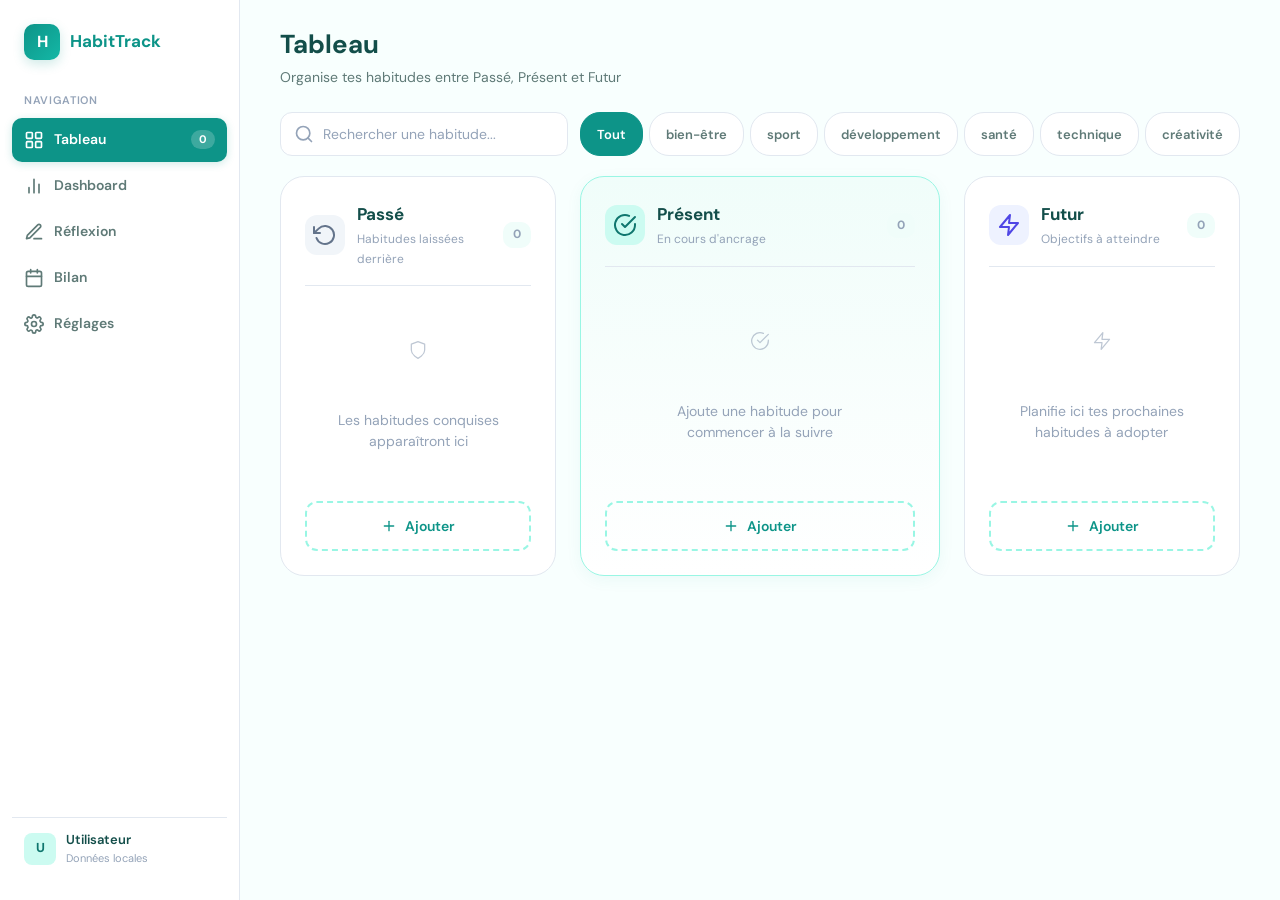
<file: index.html>
<!DOCTYPE html>
<html lang="fr">
<head>
  <meta charset="UTF-8">
  <meta name="viewport" content="width=device-width, initial-scale=1.0">
  <title>HabitTrack</title>
  <link rel="manifest" href="manifest.json">
  <meta name="theme-color" content="#0D9488">
  <link rel="preconnect" href="https://fonts.googleapis.com">
  <link rel="preconnect" href="https://fonts.gstatic.com" crossorigin>
  <link href="https://fonts.googleapis.com/css2?family=DM+Sans:wght@400;500;600;700&display=swap" rel="stylesheet">
  <script>
    // Apply theme before first paint to prevent flash
    (function() {
      try {
        var raw = localStorage.getItem('habittrack_data');
        if (raw) {
          var d = JSON.parse(raw);
          var t = d.settings && d.settings.theme;
          if (t && t !== 'teal') document.documentElement.setAttribute('data-theme', t);
        } else if (window.matchMedia('(prefers-color-scheme: dark)').matches) {
          document.documentElement.setAttribute('data-theme', 'dark');
        }
      } catch(e) {}
    })();
  </script>
  <link rel="stylesheet" href="css/styles.css">
</head>
<body>
  <a href="#app" class="skip-link">Aller au contenu</a>
  <aside class="sidebar" id="sidebar"></aside>
  <nav class="bottom-nav" id="bottom-nav" aria-label="Navigation mobile"></nav>
  <div class="main-wrap">
    <main id="app" tabindex="-1"></main>
  </div>
  <div class="toast-container" id="toast-container"></div>
  <script type="module" src="js/app.js"></script>
  <script>
    if ('serviceWorker' in navigator) {
      navigator.serviceWorker.register('./sw.js');
    }
  </script>
</body>
</html>
</file>
<file: css/styles.css>
/* =============================================
   HabitTrack — V2 "Sidebar" Design System
   DM Sans · Teal primary · Sidebar layout
   ============================================= */

:root {
  --primary: #0D9488;
  --primary-light: #14B8A6;
  --primary-dark: #0F766E;
  --primary-50: #F0FDFA;
  --primary-100: #CCFBF1;
  --primary-200: #99F6E4;
  --accent: #EA580C;
  --accent-light: #FFF7ED;
  --accent-100: #FFEDD5;
  --past: #94A3B8;
  --past-light: #F1F5F9;
  --past-dark: #64748B;
  --present: #0D9488;
  --present-light: #CCFBF1;
  --present-dark: #0F766E;
  --future: #6366F1;
  --future-light: #EEF2FF;
  --future-dark: #4F46E5;
  --bg: #F8FFFE;
  --bg-sidebar: #FFFFFF;
  --surface: #FFFFFF;
  --surface-alt: #F0FDFA;
  --text: #134E4A;
  --text-secondary: #5F7A77;
  --text-muted: #94A3B8;
  --border: #E2E8F0;
  --border-teal: #99F6E4;
  --danger: #DC2626;
  --danger-light: #FEF2F2;
  --success: #059669;
  --warning: #D97706;
  --radius: 12px;
  --radius-lg: 16px;
  --radius-xl: 24px;
  --shadow-sm: 0 1px 3px rgba(13,148,136,0.04);
  --shadow: 0 4px 16px rgba(13,148,136,0.06);
  --shadow-lg: 0 12px 40px rgba(13,148,136,0.10);
  --font: 'DM Sans', system-ui, -apple-system, 'Segoe UI', sans-serif;
  --sidebar-w: 240px;
  --transition: 200ms ease;
}

/* ============= THEME: LIGHT ============= */
[data-theme="light"] {
  --primary: #6366F1;
  --primary-light: #818CF8;
  --primary-dark: #4F46E5;
  --primary-50: #EEF2FF;
  --primary-100: #E0E7FF;
  --primary-200: #C7D2FE;
  --accent: #EA580C;
  --accent-light: #FFF7ED;
  --accent-100: #FFEDD5;
  --present: #6366F1;
  --present-light: #E0E7FF;
  --present-dark: #4F46E5;
  --bg: #FAFAFA;
  --bg-sidebar: #FFFFFF;
  --surface: #FFFFFF;
  --surface-alt: #F5F5F5;
  --text: #1E293B;
  --text-secondary: #64748B;
  --text-muted: #94A3B8;
  --border: #E2E8F0;
  --border-teal: #C7D2FE;
  --shadow-sm: 0 1px 3px rgba(0,0,0,0.04);
  --shadow: 0 4px 16px rgba(0,0,0,0.06);
  --shadow-lg: 0 12px 40px rgba(0,0,0,0.08);
}

/* ============= THEME: DARK ============= */
[data-theme="dark"] {
  --primary: #14B8A6;
  --primary-light: #2DD4BF;
  --primary-dark: #0D9488;
  --primary-50: rgba(20,184,166,0.08);
  --primary-100: rgba(20,184,166,0.15);
  --primary-200: rgba(20,184,166,0.25);
  --accent: #FB923C;
  --accent-light: rgba(251,146,60,0.1);
  --accent-100: rgba(251,146,60,0.15);
  --past: #94A3B8;
  --past-light: rgba(148,163,184,0.1);
  --past-dark: #CBD5E1;
  --present: #14B8A6;
  --present-light: rgba(20,184,166,0.15);
  --present-dark: #2DD4BF;
  --future: #818CF8;
  --future-light: rgba(129,140,248,0.1);
  --future-dark: #A5B4FC;
  --bg: #0C0A13;
  --bg-sidebar: #141220;
  --surface: #1A1825;
  --surface-alt: #211F2E;
  --text: #E2E8F0;
  --text-secondary: #94A3B8;
  --text-muted: #64748B;
  --border: #2D2B3A;
  --border-teal: rgba(20,184,166,0.25);
  --danger: #EF4444;
  --danger-light: rgba(239,68,68,0.1);
  --success: #34D399;
  --warning: #FBBF24;
  --shadow-sm: 0 1px 3px rgba(0,0,0,0.3);
  --shadow: 0 4px 16px rgba(0,0,0,0.4);
  --shadow-lg: 0 12px 40px rgba(0,0,0,0.5);
}
[data-theme="dark"] .modal-overlay { background: rgba(0,0,0,0.5); }
[data-theme="dark"] .logo-mark { box-shadow: 0 4px 12px rgba(0,0,0,0.3); }
[data-theme="dark"] .modal .field textarea:focus,
[data-theme="dark"] .modal .field input:focus,
[data-theme="dark"] .modal .field select:focus { box-shadow: 0 0 0 3px rgba(20,184,166,0.18); }
[data-theme="dark"] .form-card .field textarea:focus { box-shadow: 0 0 0 3px rgba(20,184,166,0.18), 0 1px 3px rgba(0,0,0,0.2); }

*, *::before, *::after { box-sizing: border-box; margin: 0; padding: 0; }
html { font-size: 16px; -webkit-text-size-adjust: 100%; overflow-x: hidden; }

/* ============= SKIP LINK ============= */
.skip-link { position: absolute; top: -100px; left: 16px; background: var(--primary); color: #FFF; padding: 10px 20px; border-radius: var(--radius); font-weight: 600; font-size: 14px; z-index: 1000; text-decoration: none; transition: top 150ms ease; }
.skip-link:focus { top: 16px; }

body {
  font-family: var(--font);
  font-size: 1rem;
  line-height: 1.6;
  color: var(--text);
  background: var(--bg);
  min-height: 100vh;
  min-height: 100dvh;
  display: flex;
  -webkit-font-smoothing: antialiased;
  overflow-x: hidden;
}

h1, h2, h3, h4 { font-weight: 700; line-height: 1.3; }
h1 { font-size: 1.625rem; }
h2 { font-size: 1rem; }
h3 { font-size: 0.9375rem; }

/* === Icon wrapper === */
.i { display: inline-flex; align-items: center; justify-content: center; width: 20px; height: 20px; flex-shrink: 0; }
.i svg { width: 100%; height: 100%; }
.i-sm { width: 16px; height: 16px; }
.i-lg { width: 24px; height: 24px; }

/* ============= SIDEBAR ============= */
.sidebar { width: var(--sidebar-w); background: var(--bg-sidebar); border-right: 1px solid var(--border); position: fixed; top: 0; left: 0; bottom: 0; z-index: 100; display: flex; flex-direction: column; padding: 20px 12px; overflow-y: auto; }
.sidebar-logo { display: flex; align-items: center; gap: 10px; padding: 4px 12px; margin-bottom: 28px; font-weight: 700; font-size: 17px; color: var(--primary); }
.logo-mark { width: 36px; height: 36px; background: linear-gradient(135deg, var(--primary), var(--primary-light)); border-radius: 10px; display: flex; align-items: center; justify-content: center; color: #FFF; font-weight: 700; font-size: 16px; box-shadow: 0 4px 12px rgba(13,148,136,0.2); }
.sidebar-label { font-size: 11px; font-weight: 600; color: var(--text-muted); text-transform: uppercase; letter-spacing: 0.06em; padding: 0 12px; margin-bottom: 8px; }
.sidebar-nav { list-style: none; display: flex; flex-direction: column; gap: 2px; margin-bottom: 24px; }
.sidebar-link { display: flex; align-items: center; gap: 10px; padding: 10px 12px; border-radius: 10px; font-weight: 600; font-size: 14px; color: var(--text-secondary); cursor: pointer; transition: all var(--transition); border: none; background: none; font-family: var(--font); width: 100%; text-align: left; min-height: 44px; text-decoration: none; }
.sidebar-link:hover { background: var(--primary-50); color: var(--text); }
.sidebar-link.active { background: var(--primary); color: #FFF; box-shadow: 0 2px 8px rgba(13,148,136,0.2); }
.sidebar-link .badge { margin-left: auto; font-size: 11px; font-weight: 700; background: var(--primary-100); color: var(--primary-dark); padding: 1px 8px; border-radius: 10px; }
.sidebar-link.active .badge { background: rgba(255,255,255,0.2); color: #FFF; }
.sidebar-spacer { flex: 1; }
.sidebar-footer { padding: 12px; border-top: 1px solid var(--border); display: flex; align-items: center; gap: 10px; font-size: 13px; color: var(--text-muted); }
.sidebar-avatar { width: 32px; height: 32px; border-radius: 8px; background: var(--primary-100); color: var(--primary-dark); display: flex; align-items: center; justify-content: center; font-weight: 700; font-size: 13px; }
.sidebar-user-name { font-weight: 600; font-size: 13px; color: var(--text); }
.sidebar-user-detail { font-size: 11px; }

/* ============= MAIN ============= */
.main-wrap { flex: 1; margin-left: var(--sidebar-w); min-height: 100vh; min-height: 100dvh; max-width: 100%; overflow-x: hidden; }
#app { padding: 28px 40px 48px; max-width: 1400px; margin-inline: auto; animation: fade-in 200ms ease; }
.page-header { margin-bottom: 24px; }
.page-header h1 { font-size: 26px; }
.page-header p { color: var(--text-secondary); font-size: 14px; margin-top: 4px; }

/* ============= BOARD SEARCH & FILTERS ============= */
.board-toolbar { display: flex; flex-wrap: wrap; align-items: center; gap: 12px; margin-bottom: 20px; }
.search-wrap { position: relative; flex: 1; min-width: 220px; }
.search-wrap .i { position: absolute; left: 14px; top: 50%; transform: translateY(-50%); color: var(--text-muted); pointer-events: none; }
.search-input { width: 100%; padding: 10px 14px 10px 42px; border: 1.5px solid var(--border); border-radius: var(--radius); font-family: var(--font); font-size: 14px; color: var(--text); background: var(--surface); transition: border-color 150ms ease; min-height: 44px; }
.search-input:focus { outline: none; border-color: var(--primary); box-shadow: 0 0 0 3px rgba(13,148,136,0.1); }
.search-input::placeholder { color: var(--text-muted); }
.filter-chips { display: flex; flex-wrap: wrap; gap: 6px; }
.filter-chip { padding: 7px 16px; border-radius: 20px; border: 1.5px solid var(--border); background: var(--surface); color: var(--text-secondary); font-family: var(--font); font-size: 13px; font-weight: 600; cursor: pointer; transition: all 150ms ease; min-height: 44px; display: inline-flex; align-items: center; }
.filter-chip:hover { border-color: var(--primary-light); color: var(--primary); background: var(--primary-50); }
.filter-chip.active { background: var(--primary); color: #FFF; border-color: var(--primary); }
.filter-select { display: none; }

/* ============= BOARD ============= */
.board { display: grid; grid-template-columns: 1fr 1.3fr 1fr; gap: 24px; }
.zone { background: var(--surface); border-radius: var(--radius-xl); padding: 24px; border: 1px solid var(--border); min-height: 400px; display: flex; flex-direction: column; transition: box-shadow var(--transition); min-width: 0; }
.zone:hover { box-shadow: var(--shadow); }
.zone--present { border-color: var(--border-teal); box-shadow: var(--shadow); background: linear-gradient(180deg, var(--primary-50) 0%, var(--surface) 100%); }
.zone-head { display: flex; align-items: center; gap: 12px; margin-bottom: 20px; padding-bottom: 16px; border-bottom: 1px solid var(--border); }
.zone-icon { width: 40px; height: 40px; border-radius: 12px; display: flex; align-items: center; justify-content: center; }
.zone--past .zone-icon { background: var(--past-light); color: var(--past-dark); }
.zone--present .zone-icon { background: var(--primary-100); color: var(--primary-dark); }
.zone--future .zone-icon { background: var(--future-light); color: var(--future-dark); }
.zone-info { flex: 1; }
.zone-title { font-size: 17px; font-weight: 700; }
.zone-sub { font-size: 12px; color: var(--text-muted); margin-top: 2px; }
.zone-count { font-size: 12px; font-weight: 700; color: var(--text-muted); background: var(--surface-alt); padding: 3px 10px; border-radius: 10px; }
.board-cards { display: flex; flex-direction: column; gap: 12px; flex: 1; }

/* ============= HABIT CARD ============= */
.habit-card { background: var(--surface); border-radius: var(--radius); padding: 16px; border: 1px solid var(--border); transition: all var(--transition); animation: fade-in 200ms ease; position: relative; }
.habit-card:hover { border-color: var(--border-teal); box-shadow: 0 4px 16px rgba(13,148,136,0.08); }
.habit-card--present:has(.check-ring.done) { background: var(--primary-50); border-color: var(--border-teal); }
.habit-card--present:has(.check-ring.done) .card-title { color: var(--primary-dark); }
.card-top { display: flex; align-items: center; gap: 10px; margin-bottom: 12px; }
.card-dot { width: 8px; height: 8px; border-radius: 50%; flex-shrink: 0; }
.habit-card--past .card-dot { background: var(--past); }
.habit-card--present .card-dot { background: var(--primary); }
.habit-card--future .card-dot { background: var(--future); }
.card-title { font-weight: 600; font-size: 15px; flex: 1; min-width: 0; overflow: hidden; text-overflow: ellipsis; white-space: nowrap; }
.card-cat { font-size: 11px; color: var(--primary-dark); background: var(--primary-100); padding: 3px 10px; border-radius: 8px; font-weight: 600; }
.card-note-btn { background: none; border: none; color: var(--text-muted); opacity: 0.7; cursor: pointer; padding: 4px; border-radius: 6px; display: flex; align-items: center; justify-content: center; transition: all 150ms ease; flex-shrink: 0; }
.card-note-btn:hover { opacity: 1; color: var(--primary); background: var(--primary-50); }
.card-note-btn:focus-visible { outline: 2px solid var(--primary); outline-offset: 2px; }
.card-body { margin-bottom: 12px; }
.streak-row { display: flex; align-items: center; gap: 10px; }
.streak-label { font-weight: 700; font-size: 14px; color: var(--accent); display: flex; align-items: center; gap: 4px; white-space: nowrap; }
.streak-track { flex: 1; height: 8px; background: var(--primary-100); border-radius: 4px; overflow: hidden; }
.streak-fill { height: 100%; background: linear-gradient(90deg, var(--primary-200), var(--primary)); border-radius: 4px; transition: width 300ms ease; }
.streak-sep { color: var(--border); font-weight: 400; }
.streak-target { font-size: 11px; color: var(--text-muted); font-weight: 600; }
.meta-text { font-size: 13px; font-weight: 600; }
.meta-text--past { color: var(--past-dark); }
.meta-text--future { color: var(--future-dark); }
.check-ring { width: 48px; height: 48px; border-radius: 50%; border: 2.5px solid var(--border); background: var(--surface); color: var(--text-muted); display: flex; align-items: center; justify-content: center; cursor: pointer; transition: all 150ms ease; flex-shrink: 0; padding: 0; font-family: var(--font); }
.check-ring:hover { border-color: var(--primary); color: var(--primary); transform: scale(1.05); }
.check-ring.done { background: linear-gradient(135deg, var(--primary), var(--primary-light)); border-color: var(--primary); color: #FFF; box-shadow: 0 4px 12px rgba(13,148,136,0.2); }
.check-ring:focus-visible { outline: 2px solid var(--primary); outline-offset: 2px; }
.card-actions { display: flex; align-items: center; gap: 6px; padding-top: 12px; border-top: 1px solid var(--border); }
.card-btn { padding: 0; width: 44px; height: 44px; border: 1px solid var(--border); border-radius: 8px; background: var(--surface); color: var(--text-muted); font-size: 14px; cursor: pointer; transition: all 150ms ease; display: flex; align-items: center; justify-content: center; font-family: var(--font); }
.card-btn:hover { border-color: var(--primary); color: var(--primary); background: var(--primary-50); }
.card-btn--del { margin-left: auto; }
.card-btn--del:hover { border-color: var(--danger); color: var(--danger); background: var(--danger-light); }
.card-btn:focus-visible { outline: 2px solid var(--primary); outline-offset: 2px; }

/* ============= CARD MENU (mobile) ============= */
.card-menu-btn { display: none; }
.card-menu { display: none; }

/* ============= NOTES POPUP (desktop) ============= */
.card-notes-popup { display: none; position: absolute; top: calc(100% + 6px); right: 12px; width: 280px; max-width: calc(100vw - 40px); background: var(--surface); border: 1px solid var(--border-teal); border-radius: var(--radius); box-shadow: var(--shadow-lg); z-index: 60; padding: 14px 16px; animation: note-pop-in 180ms ease; }
.card-notes-popup.open { display: block; }
.card-notes-popup-content { font-size: 13px; line-height: 1.65; color: var(--text-secondary); white-space: pre-wrap; word-break: break-word; }
@keyframes note-pop-in { from { opacity: 0; transform: translateY(-4px); } to { opacity: 1; transform: translateY(0); } }

/* ============= NOTES MODAL (mobile) ============= */
.notes-modal-overlay { position: fixed; inset: 0; background: rgba(15,23,42,0.45); backdrop-filter: blur(6px); -webkit-backdrop-filter: blur(6px); display: flex; align-items: flex-end; justify-content: center; z-index: 500; animation: fade-in 150ms ease; }
.notes-modal { background: var(--surface); border-radius: var(--radius-xl) var(--radius-xl) 0 0; width: 100%; max-width: 500px; padding: 20px 20px calc(20px + env(safe-area-inset-bottom, 0px)); animation: modal-in 250ms ease; max-height: 60vh; display: flex; flex-direction: column; }
.notes-modal-head { display: flex; align-items: center; justify-content: space-between; margin-bottom: 14px; padding-bottom: 12px; border-bottom: 1px solid var(--border); }
.notes-modal-title { font-size: 15px; font-weight: 700; color: var(--text); display: flex; align-items: center; gap: 8px; }
.notes-modal-title .i { color: var(--primary); }
.notes-modal-close { width: 44px; height: 44px; border: none; background: var(--surface-alt); color: var(--text-secondary); border-radius: 10px; cursor: pointer; display: flex; align-items: center; justify-content: center; transition: all 150ms ease; }
.notes-modal-close:hover { background: var(--primary-50); color: var(--primary); }
.notes-modal-close:focus-visible { outline: 2px solid var(--primary); outline-offset: 2px; }
.notes-modal-body { font-size: 14px; line-height: 1.7; color: var(--text-secondary); white-space: pre-wrap; word-break: break-word; overflow-y: auto; }
[data-theme="dark"] .notes-modal-overlay { background: rgba(0,0,0,0.5); }

/* ============= CARD — WHY SUBTITLE ============= */
.card-why { font-size: 12px; color: var(--text-secondary); font-style: italic; line-height: 1.5; margin: -6px 0 8px; padding-left: 18px; overflow: hidden; text-overflow: ellipsis; display: -webkit-box; -webkit-line-clamp: 2; -webkit-box-orient: vertical; }

/* ============= CARD — METRIC DISPLAY ============= */
.card-metric { display: flex; align-items: baseline; gap: 6px; margin-top: 6px; font-size: 12px; }
.card-metric-val { font-weight: 700; color: var(--accent); font-variant-numeric: tabular-nums; }
.card-metric-val--empty { color: var(--text-muted); font-weight: 400; }
.card-metric-label { color: var(--text-muted); overflow: hidden; text-overflow: ellipsis; white-space: nowrap; }

/* ============= CARD — VISION (future) ============= */
.card-vision { font-size: 12px; color: var(--future-dark); font-style: italic; line-height: 1.5; margin-top: 6px; padding: 6px 10px; background: var(--future-light); border-radius: 8px; overflow: hidden; text-overflow: ellipsis; display: -webkit-box; -webkit-line-clamp: 2; -webkit-box-orient: vertical; }

/* ============= CARD — ACQUIRED REFLECTION (past) ============= */
.card-reflection { font-size: 12px; color: var(--past-dark); font-style: italic; line-height: 1.5; margin-top: 6px; padding: 6px 10px; background: var(--past-light); border-radius: 8px; overflow: hidden; text-overflow: ellipsis; display: -webkit-box; -webkit-line-clamp: 2; -webkit-box-orient: vertical; }

/* ============= DAILY QUOTE (dashboard) ============= */
.panel--quote { background: linear-gradient(135deg, var(--primary-50), var(--surface)); border-color: var(--border-teal); }
.quote-head { font-size: 13px; font-weight: 700; color: var(--primary-dark); display: flex; align-items: center; gap: 6px; margin-bottom: 12px; }
.quote-head .i { color: var(--accent); }
.quote-text { font-size: 15px; font-style: italic; line-height: 1.7; color: var(--text); margin: 0; padding: 0; border: none; }
.quote-author { display: block; font-size: 12px; font-weight: 600; color: var(--text-muted); margin-top: 10px; font-style: normal; }

/* ============= DRAG & DROP ============= */
.habit-card[draggable="true"] { cursor: grab; }
.habit-card[draggable="true"]:active { cursor: grabbing; }
.habit-card.dragging { opacity: 0.4; transform: scale(0.97); }
.zone.drag-over { border-style: dashed; border-width: 2px; }
.zone--past.drag-over { border-color: var(--past); background: var(--past-light); }
.zone--present.drag-over { border-color: var(--present); background: var(--present-light); }
.zone--future.drag-over { border-color: var(--future); background: var(--future-light); }
.drop-indicator { padding: 16px; text-align: center; color: var(--text-muted); font-size: 13px; font-weight: 600; border: 2px dashed var(--border); border-radius: var(--radius); margin-top: 8px; display: none; }
.zone.drag-over .drop-indicator { display: block; }

/* ============= EMPTY STATE ============= */
.empty-state { flex: 1; display: flex; flex-direction: column; align-items: center; justify-content: center; padding: 32px 16px; text-align: center; }
.empty-state-icon { width: 56px; height: 56px; color: var(--text-muted); opacity: 0.6; margin-bottom: 14px; }
.empty-state-icon svg { width: 100%; height: 100%; stroke: currentColor; stroke-width: 1.5; fill: none; stroke-linecap: round; stroke-linejoin: round; }
.empty-state p { font-size: 14px; color: var(--text-muted); line-height: 1.5; max-width: 200px; }

/* ============= ADD BUTTON ============= */
.zone-add { margin-top: 14px; padding: 14px; background: transparent; border: 2px dashed var(--border-teal); border-radius: var(--radius); color: var(--primary); font-family: var(--font); font-weight: 600; font-size: 14px; cursor: pointer; transition: all var(--transition); min-height: 48px; display: flex; align-items: center; justify-content: center; gap: 8px; }
.zone-add:hover { background: var(--primary-100); border-color: var(--primary); }
.zone-add:focus-visible { outline: 2px solid var(--primary); outline-offset: 2px; }

/* ============= BUTTONS ============= */
.btn { padding: 11px 24px; border-radius: var(--radius); font-family: var(--font); font-weight: 600; font-size: 14px; cursor: pointer; border: 1.5px solid transparent; transition: all var(--transition); min-height: 44px; display: inline-flex; align-items: center; justify-content: center; gap: 8px; text-decoration: none; line-height: 1.4; }
.btn:focus-visible { outline: 2px solid var(--primary); outline-offset: 2px; }
.btn--primary { background: var(--primary); color: #FFF; }
.btn--primary:hover { background: var(--primary-dark); box-shadow: var(--shadow); }
.btn--ghost { background: var(--surface); color: var(--text-secondary); border-color: var(--border); }
.btn--ghost:hover { background: var(--primary-50); }
.btn--secondary { background: var(--surface-alt); color: var(--primary-dark); border-color: var(--border-teal); }
.btn--secondary:hover { background: var(--primary-100); }
.btn--sm { padding: 7px 16px; font-size: 13px; min-height: 36px; background: var(--primary); color: #FFF; }
.btn--sm:hover { background: var(--primary-dark); box-shadow: var(--shadow); }
.btn--danger { background: var(--danger); color: #FFF; }
.btn--danger:hover { background: #B91C1C; }

/* ============= MODAL ============= */
.modal-overlay { position: fixed; inset: 0; background: rgba(15,23,42,0.45); backdrop-filter: blur(6px); -webkit-backdrop-filter: blur(6px); display: flex; align-items: center; justify-content: center; z-index: 500; animation: fade-in 150ms ease; }
.modal { background: var(--surface); border-radius: var(--radius-xl); padding: 28px; width: 440px; max-width: 92vw; max-height: 85vh; max-height: 85dvh; overflow-y: auto; overscroll-behavior: contain; box-shadow: var(--shadow-lg); animation: modal-in 250ms ease; }
.modal h3 { font-size: 18px; font-weight: 700; margin-bottom: 20px; }
.modal .field { margin-bottom: 16px; }
.modal .field label { display: block; font-size: 12px; font-weight: 600; color: var(--text-secondary); margin-bottom: 6px; text-transform: uppercase; letter-spacing: 0.03em; }
.modal .field input, .modal .field select { width: 100%; padding: 10px 14px; border: 1.5px solid var(--border); border-radius: var(--radius); font-family: var(--font); font-size: 14px; color: var(--text); background: var(--primary-50); transition: border-color 150ms ease, box-shadow 150ms ease; min-height: 44px; }
.modal .field input:focus, .modal .field select:focus { outline: none; border-color: var(--primary); box-shadow: 0 0 0 3px rgba(13,148,136,0.1); }
.modal .field textarea { width: 100%; padding: 12px 14px; border: 1.5px solid var(--border); border-radius: var(--radius); font-family: var(--font); font-size: 14px; color: var(--text); background: var(--primary-50); resize: vertical; min-height: 100px; line-height: 1.6; transition: border-color 150ms ease, box-shadow 150ms ease, background 150ms ease; }
.modal .field textarea:focus { outline: none; border-color: var(--primary); background: var(--surface); box-shadow: 0 0 0 3px rgba(13,148,136,0.12); }
.modal .field textarea::placeholder { color: var(--text-muted); font-style: italic; }
.modal-foot { display: flex; gap: 10px; justify-content: flex-end; margin-top: 24px; }

/* ============= TOAST ============= */
.toast-container { position: fixed; bottom: 24px; left: 50%; transform: translateX(-50%); z-index: 600; display: flex; flex-direction: column; gap: 8px; align-items: center; pointer-events: none; width: calc(100% - 32px); max-width: 420px; }
.toast { background: #1A1825; color: #F1F5F9; padding: 14px 22px; border-radius: var(--radius); font-size: 14px; font-weight: 600; box-shadow: 0 12px 40px rgba(0,0,0,0.25); display: flex; align-items: center; gap: 10px; animation: toast-in 300ms ease; pointer-events: auto; text-align: left; word-break: break-word; }
.toast-check { color: var(--primary-light); }
.toast-undo { color: var(--primary-200); cursor: pointer; margin-left: auto; text-decoration: underline; font-weight: 600; background: none; border: none; font-family: var(--font); font-size: 14px; padding: 0; white-space: nowrap; flex-shrink: 0; }
.toast-undo:hover { color: #FFF; }
.toast--exit { animation: toast-out 300ms ease forwards; }

/* ============= DASHBOARD ============= */
.dash-stats { display: grid; grid-template-columns: repeat(4, 1fr); gap: 16px; margin-bottom: 28px; }
.stat-card { background: var(--surface); border-radius: var(--radius-lg); padding: 22px; border: 1px solid var(--border); transition: box-shadow var(--transition); position: relative; overflow: hidden; }
.stat-card:hover { box-shadow: var(--shadow); }
.stat-card::before { content: ''; position: absolute; top: 0; left: 0; right: 0; height: 3px; }
.stat-card--teal::before { background: var(--primary); }
.stat-card--orange::before { background: var(--accent); }
.stat-card--indigo::before { background: var(--future); }
.stat-card--slate::before { background: var(--past); }
.stat-top { display: flex; align-items: center; justify-content: space-between; margin-bottom: 12px; }
.stat-icon { width: 40px; height: 40px; border-radius: 10px; display: flex; align-items: center; justify-content: center; }
.stat-icon--teal { background: var(--primary-100); color: var(--primary-dark); }
.stat-icon--orange { background: var(--accent-100); color: var(--accent); }
.stat-icon--indigo { background: var(--future-light); color: var(--future-dark); }
.stat-icon--slate { background: var(--past-light); color: var(--past-dark); }
.stat-trend { font-size: 11px; font-weight: 700; padding: 2px 8px; border-radius: 6px; }
.stat-trend--up { color: var(--success); background: #ECFDF5; }
.stat-trend--down { color: var(--danger); background: var(--danger-light); }
.stat-val { font-size: 32px; font-weight: 700; line-height: 1; font-variant-numeric: tabular-nums; }
.stat-lbl { font-size: 13px; color: var(--text-muted); margin-top: 4px; font-weight: 500; }
.dash-grid { display: grid; grid-template-columns: 1.5fr 1fr; gap: 20px; }
.panel { background: var(--surface); border-radius: var(--radius-lg); padding: 24px; border: 1px solid var(--border); }
.panel h2 { font-size: 16px; font-weight: 700; margin-bottom: 18px; display: flex; align-items: center; gap: 8px; }
.chart-wrap { width: 100%; overflow-x: auto; position: relative; }
.chart-wrap svg { display: block; width: 100%; }
.chart-tooltip {
  position: absolute;
  top: 8px;
  left: 50%;
  transform: translateX(-50%);
  background: #1A1825;
  color: #F1F5F9;
  padding: 6px 14px;
  border-radius: 8px;
  font-size: 13px;
  font-weight: 600;
  pointer-events: none;
  white-space: nowrap;
  z-index: 10;
  animation: fade-in 150ms ease;
}
.chart-bar { fill: var(--primary-200); transition: fill 150ms ease; }
.chart-bar:hover { fill: var(--primary); }
.chart-bar-today { fill: var(--primary); }
.chart-today-label { fill: var(--primary); font-size: 10px; font-weight: 700; font-family: var(--font); }
.chart-axis { stroke: var(--border); }
.chart-grid { stroke: var(--border); stroke-dasharray: 4 4; }
.chart-label { fill: var(--text-muted); font-size: 11px; font-family: var(--font); }
.habit-progress { list-style: none; display: flex; flex-direction: column; gap: 14px; }
.hp-item { display: flex; align-items: center; gap: 12px; }
.hp-dot { width: 10px; height: 10px; border-radius: 50%; flex-shrink: 0; background: var(--primary); }
.hp-info { flex: 1; }
.hp-name { font-weight: 600; font-size: 14px; }
.hp-detail { font-size: 12px; color: var(--text-muted); margin-top: 2px; }
.hp-bar { height: 6px; background: var(--primary-100); border-radius: 3px; overflow: hidden; margin-top: 4px; }
.hp-fill { height: 100%; border-radius: 3px; background: var(--primary); }
.hp-pct { font-size: 13px; font-weight: 700; color: var(--primary-dark); min-width: 40px; text-align: right; }
.mini-list { list-style: none; display: flex; flex-direction: column; gap: 10px; }
.mini-list li { display: flex; align-items: center; gap: 10px; padding: 10px 14px; background: var(--surface-alt); border-radius: 10px; }
.mini-list .dot { width: 8px; height: 8px; border-radius: 50%; flex-shrink: 0; }
.mini-list .dot--past { background: var(--past); }
.mini-list .dot--future { background: var(--future); }
.mini-list .nm { font-weight: 600; font-size: 14px; flex: 1; }
.mini-list .dt { font-size: 12px; color: var(--text-muted); }
.panel--tip { background: linear-gradient(135deg, var(--primary-50), var(--accent-light)); border-color: var(--border-teal); }
.panel--tip h2 { font-size: 15px; }
.panel--tip p { font-size: 13px; color: var(--text-secondary); line-height: 1.6; margin: 0; }

/* ============= WEEKLY ============= */
.weekly-wrap { max-width: 760px; }
.week-nav { display: flex; align-items: center; gap: 12px; margin-bottom: 24px; }
.week-nav-btn { width: 44px; height: 44px; border-radius: 10px; border: 1px solid var(--border); background: var(--surface); color: var(--text-secondary); cursor: pointer; display: flex; align-items: center; justify-content: center; transition: all var(--transition); font-family: var(--font); }
.week-nav-btn:hover { background: var(--primary-50); color: var(--primary); border-color: var(--primary-light); }
.week-current { font-weight: 700; font-size: 15px; padding: 8px 18px; background: var(--primary-50); border-radius: 10px; color: var(--primary-dark); border: 1px solid var(--border-teal); }
.reminder { background: linear-gradient(135deg, var(--primary-100), var(--future-light)); border: 1px solid var(--border-teal); border-radius: var(--radius); padding: 14px 20px; margin-bottom: 24px; display: flex; align-items: center; gap: 10px; font-size: 14px; font-weight: 600; color: var(--primary-dark); }
.form-card { background: var(--surface); border-radius: var(--radius-lg); padding: 28px; border: 1px solid var(--border); margin-bottom: 36px; }
.form-card .field { margin-bottom: 20px; }
.form-card .field:last-of-type { margin-bottom: 0; }
.form-card .field label { display: flex; align-items: center; gap: 8px; font-size: 15px; font-weight: 600; color: var(--text); margin-bottom: 10px; }
.form-card .field label .i { color: var(--primary); }
.form-card .field textarea { width: 100%; padding: 14px 16px; border: 1.5px solid var(--border); border-radius: var(--radius); font-family: var(--font); font-size: 14px; color: var(--text); background: var(--surface-alt); resize: vertical; min-height: 110px; line-height: 1.7; transition: border-color 200ms ease, box-shadow 200ms ease, background 200ms ease; }
.form-card .field textarea:focus { outline: none; border-color: var(--primary); background: var(--surface); box-shadow: 0 0 0 3px rgba(13,148,136,0.12), 0 1px 3px rgba(13,148,136,0.06); }
.form-card .field textarea::placeholder { color: var(--text-muted); font-style: italic; }
.form-foot { display: flex; justify-content: flex-end; margin-top: 24px; }
.history-section h2 { font-size: 18px; font-weight: 700; margin-bottom: 20px; display: flex; align-items: center; gap: 8px; }
.timeline { position: relative; padding-left: 28px; }
.timeline::before { content: ''; position: absolute; left: 8px; top: 4px; bottom: 4px; width: 2px; background: var(--border-teal); border-radius: 1px; }
.tl-entry { position: relative; margin-bottom: 20px; background: var(--surface); border-radius: var(--radius); border: 1px solid var(--border); overflow: hidden; }
.tl-entry::before { content: ''; position: absolute; left: -24px; top: 18px; width: 10px; height: 10px; border-radius: 50%; background: var(--primary); border: 2px solid var(--surface); box-shadow: 0 0 0 2px var(--border-teal); }
.tl-summary { padding: 16px 20px; font-weight: 600; font-size: 14px; cursor: pointer; transition: background 150ms ease; list-style: none; display: flex; align-items: center; gap: 8px; }
.tl-summary:hover { background: var(--primary-50); }
.tl-summary::before { content: ''; display: inline-block; width: 0; height: 0; border-left: 6px solid var(--primary); border-top: 4px solid transparent; border-bottom: 4px solid transparent; transition: transform 150ms ease; }
details[open] .tl-summary::before { transform: rotate(90deg); }
.tl-body { padding: 0 20px 18px; display: flex; flex-direction: column; gap: 14px; }
.tl-item label { font-size: 12px; font-weight: 600; color: var(--primary-dark); text-transform: uppercase; letter-spacing: 0.03em; margin-bottom: 4px; display: block; }
.tl-item p { font-size: 14px; color: var(--text-secondary); line-height: 1.6; }

/* ============= SETTINGS ============= */
.settings-wrap { max-width: 680px; }
.settings-section { background: var(--surface); border-radius: var(--radius-lg); padding: 24px; border: 1px solid var(--border); margin-bottom: 16px; }
.settings-section-head { display: flex; align-items: flex-start; gap: 14px; margin-bottom: 20px; }
.settings-icon-wrap { width: 40px; height: 40px; border-radius: 10px; display: flex; align-items: center; justify-content: center; flex-shrink: 0; }
.settings-icon-wrap--primary { background: var(--primary-100); color: var(--primary-dark); }
.settings-icon-wrap--accent { background: var(--accent-100); color: var(--accent); }
.settings-icon-wrap--danger { background: var(--danger-light); color: var(--danger); }
.settings-section h2 { font-size: 16px; font-weight: 700; margin-bottom: 2px; }
.settings-section p { font-size: 13px; color: var(--text-secondary); line-height: 1.5; margin: 0; }
.settings-section--danger { border-color: rgba(220,38,38,0.25); }
.settings-section--danger h2 { color: var(--danger); }
.theme-row { display: grid; grid-template-columns: repeat(3, 1fr); gap: 12px; }
.theme-card { padding: 12px; border: 2px solid var(--border); border-radius: var(--radius); background: var(--surface); cursor: pointer; text-align: center; transition: all var(--transition); font-family: var(--font); font-weight: 600; font-size: 13px; color: var(--text-secondary); display: flex; flex-direction: column; align-items: center; gap: 10px; }
.theme-card:hover { border-color: var(--primary-light); }
.theme-card:focus-visible { outline: 2px solid var(--primary); outline-offset: 2px; }
.theme-card.selected { border-color: var(--primary); background: var(--primary-50); color: var(--primary-dark); }
.theme-swatch { width: 100%; aspect-ratio: 16 / 9; border-radius: 8px; overflow: hidden; position: relative; }
.theme-swatch--light { background: #FAFAFA; }
.theme-swatch--teal { background: #F0FDFA; }
.theme-swatch--dark { background: #0C0A13; }
.theme-preview { padding: 8px 10px; height: 100%; display: flex; flex-direction: column; gap: 6px; }
.theme-preview-bar { height: 5px; border-radius: 3px; width: 60%; }
.theme-swatch--light .theme-preview-bar { background: #6366F1; }
.theme-swatch--teal .theme-preview-bar { background: #0D9488; }
.theme-swatch--dark .theme-preview-bar { background: #14B8A6; }
.theme-preview-dots { display: flex; gap: 4px; }
.theme-preview-dots span { width: 100%; height: 10px; border-radius: 3px; }
.theme-swatch--light .theme-preview-dots span { background: #E2E8F0; }
.theme-swatch--light .theme-preview-dots span:first-child { background: #E0E7FF; }
.theme-swatch--teal .theme-preview-dots span { background: #CCFBF1; }
.theme-swatch--teal .theme-preview-dots span:first-child { background: #99F6E4; }
.theme-swatch--dark .theme-preview-dots span { background: #2D2B3A; }
.theme-swatch--dark .theme-preview-dots span:first-child { background: rgba(20,184,166,0.25); }
.theme-name { font-size: 13px; }
.cat-tags { display: flex; flex-wrap: wrap; gap: 8px; }
.cat-tag { display: inline-flex; align-items: center; gap: 6px; padding: 8px 14px; background: var(--primary-50); border: 1px solid var(--border-teal); border-radius: 24px; font-size: 13px; font-weight: 600; color: var(--primary-dark); }
.cat-tag-remove { width: 24px; height: 24px; border-radius: 50%; background: var(--primary-100); border: none; color: var(--primary-dark); font-size: 12px; cursor: pointer; display: flex; align-items: center; justify-content: center; transition: all 150ms ease; font-family: var(--font); position: relative; }
.cat-tag-remove::before { content: ''; position: absolute; inset: -10px; }
.cat-tag-remove:hover { background: var(--danger-light); color: var(--danger); }
.add-tag-btn { display: inline-flex; align-items: center; gap: 4px; padding: 8px 14px; background: transparent; border: 1.5px dashed var(--border-teal); border-radius: 24px; font-size: 13px; font-weight: 600; color: var(--primary); cursor: pointer; font-family: var(--font); transition: all 150ms ease; min-height: 44px; }
.add-tag-btn:hover { background: var(--primary-100); border-color: var(--primary); }
.add-tag-btn:focus-visible { outline: 2px solid var(--primary); outline-offset: 2px; }
.toggle-row { display: flex; align-items: center; justify-content: space-between; gap: 16px; padding: 14px 0; border-bottom: 1px solid var(--border); }
.toggle-row:last-child { border-bottom: none; padding-bottom: 0; }
.toggle-row:first-child { padding-top: 0; }
.toggle-label { font-size: 14px; font-weight: 600; }
.toggle-desc { font-size: 12px; color: var(--text-muted); margin-top: 3px; line-height: 1.4; }
.toggle-switch { width: 48px; height: 28px; border-radius: 14px; background: var(--border); border: none; cursor: pointer; position: relative; transition: background var(--transition); flex-shrink: 0; }
.toggle-switch:focus-visible { outline: 2px solid var(--primary); outline-offset: 2px; }
.toggle-switch::after { content: ''; position: absolute; top: 3px; left: 3px; width: 22px; height: 22px; border-radius: 50%; background: var(--surface); box-shadow: 0 1px 3px rgba(0,0,0,0.15); transition: transform var(--transition); }
.toggle-switch.on { background: var(--primary); }
.toggle-switch.on::after { transform: translateX(20px); }
.data-actions { display: grid; grid-template-columns: 1fr 1fr; gap: 12px; }
.data-action-card { display: flex; align-items: center; gap: 12px; padding: 14px 16px; background: var(--surface-alt); border: 1.5px solid var(--border); border-radius: var(--radius); cursor: pointer; font-family: var(--font); transition: all 150ms ease; text-align: left; min-height: 44px; }
.data-action-card:hover { border-color: var(--primary-light); background: var(--primary-50); }
.data-action-card:focus-visible { outline: 2px solid var(--primary); outline-offset: 2px; }
.data-action-icon { width: 36px; height: 36px; border-radius: 8px; background: var(--primary-100); color: var(--primary-dark); display: flex; align-items: center; justify-content: center; flex-shrink: 0; }
.data-action-info { display: flex; flex-direction: column; gap: 1px; }
.data-action-title { font-size: 14px; font-weight: 600; color: var(--text); }
.data-action-desc { font-size: 12px; color: var(--text-muted); }
.status-msg { font-weight: 600; font-size: 13px; margin-top: 12px; padding: 10px 14px; border-radius: var(--radius); animation: fade-in 200ms ease; }
.status-msg--success { color: var(--success); background: rgba(5,150,105,0.08); }
.status-msg--error { color: var(--danger); background: var(--danger-light); }

/* ============= BOTTOM NAV (MOBILE) ============= */
.bottom-nav { display: none; }

/* ============= FREQUENCY BADGE ============= */
.card-freq { font-size: 10px; color: var(--primary-dark); background: var(--primary-100); padding: 2px 8px; border-radius: 6px; font-weight: 600; white-space: nowrap; flex-shrink: 0; }

/* ============= FREQUENCY DAY DOTS ============= */
.freq-row { display: flex; gap: 4px; margin-bottom: 8px; }
.freq-dot { width: 24px; height: 24px; border-radius: 6px; font-size: 10px; font-weight: 700; display: flex; align-items: center; justify-content: center; background: var(--surface-alt); color: var(--text-muted); border: 1px solid var(--border); }
.freq-dot.active { background: var(--primary-100); color: var(--primary-dark); border-color: var(--border-teal); }
.freq-dot.today { box-shadow: 0 0 0 2px var(--primary); }

/* ============= WEEK PROGRESS ============= */
.week-progress { font-size: 11px; font-weight: 600; color: var(--text-muted); }
.week-progress--bonus { color: var(--warning); }

/* ============= STREAK META (week progress + grace badge) ============= */
.streak-meta { display: flex; align-items: center; gap: 4px; margin-top: 5px; flex-wrap: wrap; }

/* ============= DISABLED CHECK RING ============= */
.check-ring.disabled { opacity: 0.35; cursor: default; border-style: dashed; }
.check-ring.disabled:hover { transform: none; border-color: var(--border); color: var(--text-muted); }

/* ============= HEATMAP ============= */
.card-heatmap-btn { background: none; border: none; color: var(--text-muted); opacity: 0.7; cursor: pointer; padding: 4px; border-radius: 6px; display: flex; align-items: center; justify-content: center; transition: all 150ms ease; flex-shrink: 0; }
.card-heatmap-btn:hover { opacity: 1; color: var(--primary); background: var(--primary-50); }
.card-heatmap-btn:focus-visible { outline: 2px solid var(--primary); outline-offset: 2px; }
.card-heatmap { padding: 0 0 12px; overflow-x: auto; -webkit-overflow-scrolling: touch; }
.heatmap { display: flex; gap: 4px; }
.heatmap-labels { display: flex; flex-direction: column; gap: 2px; padding-top: 0; }
.heatmap-day-label { width: 14px; height: 12px; font-size: 9px; font-weight: 600; color: var(--text-muted); display: flex; align-items: center; }
.heatmap-grid { display: grid; grid-template-rows: repeat(7, 12px); grid-auto-flow: column; grid-auto-columns: 12px; gap: 2px; }
.heatmap-cell { width: 12px; height: 12px; border-radius: 2px; }
.heatmap-empty { background: transparent; }
.heatmap-l0 { background: var(--surface-alt); border: 1px solid var(--border); }
.heatmap-l2 { background: var(--primary); }
.heatmap-off { background: var(--surface-alt); opacity: 0.4; }
.heatmap-future { background: transparent; }
.heatmap-today { box-shadow: 0 0 0 1px var(--primary-dark); }

/* ============= DRAG GRIP ============= */
.drag-grip { position: absolute; left: 2px; top: 50%; transform: translateY(-50%); color: var(--text-muted); opacity: 0; cursor: grab; transition: opacity 150ms ease; padding: 4px 2px; }
.habit-card:hover .drag-grip { opacity: 0.4; }
.drag-grip:hover { opacity: 0.8 !important; }

/* ============= REORDER LINE ============= */
.reorder-line { height: 3px; background: var(--primary); border-radius: 2px; margin: 2px 0; animation: fade-in 100ms ease; }

/* ============= FREQUENCY SELECTOR (modal) ============= */
.freq-selector { margin-top: 4px; }
.freq-type-btns { display: flex; gap: 0; border: 1.5px solid var(--border); border-radius: var(--radius); overflow: hidden; }
.freq-type-btn { flex: 1; padding: 10px 8px; border: none; background: var(--surface); font-family: var(--font); font-size: 13px; font-weight: 600; color: var(--text-secondary); cursor: pointer; transition: all 150ms ease; min-height: 44px; }
.freq-type-btn:not(:last-child) { border-right: 1.5px solid var(--border); }
.freq-type-btn:hover { background: var(--primary-50); color: var(--primary); }
.freq-type-btn.active { background: var(--primary); color: #FFF; }
.freq-sub { margin-top: 12px; flex-wrap: wrap; gap: 6px; align-items: center; }
.freq-sub--specific { display: flex; }
.day-toggle { width: 44px; height: 44px; border-radius: 10px; border: 1.5px solid var(--border); background: var(--surface); font-family: var(--font); font-size: 13px; font-weight: 700; color: var(--text-secondary); cursor: pointer; transition: all 150ms ease; display: flex; align-items: center; justify-content: center; }
.day-toggle:hover { border-color: var(--primary-light); color: var(--primary); }
.day-toggle.active { background: var(--primary); color: #FFF; border-color: var(--primary); }
.freq-sub--weekly { display: flex; align-items: center; gap: 10px; }
.freq-count-label { font-size: 13px; color: var(--text-secondary); font-weight: 500; }
.freq-count-input { width: 64px; padding: 8px 12px; border: 1.5px solid var(--border); border-radius: var(--radius); font-family: var(--font); font-size: 14px; color: var(--text); background: var(--primary-50); text-align: center; min-height: 44px; }
.freq-count-input:focus { outline: none; border-color: var(--primary); box-shadow: 0 0 0 3px rgba(13,148,136,0.1); }

/* ============= CELEBRATION ============= */
.celebration-overlay { position: fixed; inset: 0; z-index: 700; display: flex; align-items: center; justify-content: center; background: rgba(0,0,0,0.3); animation: fade-in 200ms ease; cursor: pointer; }
.celebration-confetti { position: absolute; inset: 0; overflow: hidden; pointer-events: none; }
.confetti { position: absolute; top: -20px; border-radius: 2px; animation: confetti-fall 2s ease forwards; }
.celebration-badge { background: var(--surface); border-radius: var(--radius-xl); padding: 32px 48px; text-align: center; box-shadow: var(--shadow-lg); z-index: 1; animation: celebration-pop 400ms ease; }
.celebration-badge--animated { animation: celebration-pop 400ms ease; }
.celebration-number { display: block; font-size: 56px; font-weight: 800; color: var(--primary); line-height: 1; font-variant-numeric: tabular-nums; }
.celebration-text { display: block; font-size: 16px; font-weight: 600; color: var(--text-secondary); margin-top: 8px; }
@keyframes confetti-fall {
  0% { transform: translateY(0) rotate(0deg); opacity: 1; }
  100% { transform: translateY(100vh) rotate(720deg); opacity: 0; }
}
@keyframes celebration-pop {
  0% { transform: scale(0.5); opacity: 0; }
  60% { transform: scale(1.1); }
  100% { transform: scale(1); opacity: 1; }
}

/* ============= TIME PICKER (settings) ============= */
.time-picker { padding: 8px 12px; border: 1.5px solid var(--border); border-radius: var(--radius); font-family: var(--font); font-size: 14px; color: var(--text); background: var(--primary-50); min-height: 44px; transition: border-color 150ms ease; }
.time-picker:focus { outline: none; border-color: var(--primary); box-shadow: 0 0 0 3px rgba(13,148,136,0.1); }
.toggle-row--sub { padding-left: 16px; }
.toggle-row--sub.hidden { display: none; }

/* ============= FORM VALIDATION ============= */
.field-error { border-color: var(--danger) !important; }
.field-error:focus { box-shadow: 0 0 0 3px rgba(220,38,38,0.1) !important; }
.error-msg { color: var(--danger); font-size: 12px; font-weight: 600; margin-top: 6px; display: flex; align-items: center; gap: 4px; }

/* ============= ANIMATIONS ============= */
@keyframes fade-in { from { opacity: 0; } to { opacity: 1; } }
@keyframes modal-in { from { opacity: 0; transform: scale(0.96) translateY(8px); } to { opacity: 1; transform: scale(1) translateY(0); } }
@keyframes modal-out { from { opacity: 1; transform: translateY(0); } to { opacity: 0; transform: translateY(100%); } }
@keyframes toast-in { from { opacity: 0; transform: translateY(12px); } to { opacity: 1; transform: translateY(0); } }
@keyframes toast-out { from { opacity: 1; transform: translateY(0); } to { opacity: 0; transform: translateY(12px); } }

/* Page transition */
@keyframes page-enter { from { opacity: 0; transform: translateY(8px); } to { opacity: 1; transform: translateY(0); } }
.page-enter { animation: page-enter 250ms ease; }

/* Card stagger */
@keyframes card-enter { from { opacity: 0; transform: translateY(12px); } to { opacity: 1; transform: translateY(0); } }
.card-stagger { opacity: 0; animation: card-enter 300ms ease forwards; }

/* Check-in bounce */
@keyframes check-bounce { 0% { transform: scale(1); } 40% { transform: scale(1.25); } 100% { transform: scale(1); } }
.check-ring.bounce { animation: check-bounce 350ms ease; }

/* Streak milestone shimmer */
@keyframes shimmer { 0% { background-position: -200px 0; } 100% { background-position: 200px 0; } }
.streak-fill.milestone { background: linear-gradient(90deg, var(--primary-200), var(--primary), var(--accent), var(--primary)); background-size: 400px 100%; animation: shimmer 2s ease 3; }

@media (prefers-reduced-motion: reduce) {
  *, *::before, *::after { transition-duration: 0.01ms !important; animation-duration: 0.01ms !important; }
  .check-ring:hover { transform: none; }
  .card-stagger { opacity: 1; }
  .streak-fill.milestone { animation: none; }
  .confetti { display: none; }
  .celebration-badge--animated { animation: none; }
}

/* ============= GRACE DAYS ============= */
.grace-badge { font-size: 11px; font-weight: 600; color: var(--warning); display: inline-flex; align-items: center; gap: 3px; }
.grace-badge .i { color: var(--warning); }
.heatmap-grace { background: var(--warning); opacity: 0.5; }

/* ============= HABIT STACKING ============= */
.card-stack { font-size: 12px; color: var(--primary-dark); display: flex; align-items: center; gap: 4px; margin: -4px 0 6px; padding-left: 18px; }
.card-stack .i { color: var(--primary); }

/* ============= MONTHLY STATS ============= */
.monthly-stats-grid { display: grid; grid-template-columns: repeat(4, 1fr); gap: 12px; margin-bottom: 24px; }
.monthly-stat { background: var(--surface); border: 1px solid var(--border); border-radius: var(--radius); padding: 16px; text-align: center; }
.monthly-stat-val { display: block; font-size: 22px; font-weight: 700; color: var(--primary-dark); font-variant-numeric: tabular-nums; }
.monthly-stat-lbl { display: block; font-size: 12px; color: var(--text-muted); margin-top: 4px; font-weight: 500; }

/* ============= SCREEN READER ONLY ============= */
.sr-only { position: absolute; width: 1px; height: 1px; padding: 0; margin: -1px; overflow: hidden; clip-path: inset(50%); white-space: nowrap; border: 0; }

/* ============= RESPONSIVE ============= */
@media (max-width: 1024px) {
  .board { grid-template-columns: 1fr 1fr; gap: 16px; }
  .board .zone--present { grid-column: 1 / -1; }
  .zone { min-height: auto; }
  .dash-stats { grid-template-columns: repeat(2, 1fr); }
  .dash-grid { grid-template-columns: 1fr; }
}

/* Zone tabs — hidden by default, shown on mobile */
.board-tabs { display: none; }
.modal-handle { display: none; }
.zone-dots { display: none; }

/* Zone slide animations (mobile tab switching) */
@keyframes zone-slide-from-right {
  from { opacity: 0; transform: translateX(40px); }
  to   { opacity: 1; transform: translateX(0); }
}
@keyframes zone-slide-from-left {
  from { opacity: 0; transform: translateX(-40px); }
  to   { opacity: 1; transform: translateX(0); }
}
.zone--enter-right { animation: zone-slide-from-right 220ms ease; }
.zone--enter-left  { animation: zone-slide-from-left  220ms ease; }

@media (max-width: 768px) {
  :root { --sidebar-w: 0px; }
  .sidebar { display: none; }
  .main-wrap { margin-left: 0; }
  #app { padding: 16px 14px calc(70px + env(safe-area-inset-bottom, 0px)); }
  .page-header h1 { font-size: 22px; }
  .dash-stats { grid-template-columns: repeat(2, 1fr); gap: 10px; }
  .stat-card { padding: 16px; }
  .stat-val { font-size: 24px; }
  .theme-row { grid-template-columns: repeat(3, 1fr); gap: 8px; }
  .theme-card { padding: 8px; gap: 6px; }
  .theme-name { font-size: 12px; }
  .data-actions { grid-template-columns: 1fr; }

  /* Bottom nav visible */
  .bottom-nav {
    display: flex;
    position: fixed;
    bottom: 0;
    left: 0;
    right: 0;
    z-index: 100;
    background: var(--surface);
    border-top: 1px solid var(--border);
    padding: 6px 0;
    padding-bottom: max(6px, env(safe-area-inset-bottom));
    justify-content: space-around;
    align-items: center;
  }
  .bnav-link {
    display: flex;
    flex-direction: column;
    align-items: center;
    gap: 2px;
    padding: 6px 12px;
    border-radius: 10px;
    font-size: 12px;
    font-weight: 600;
    color: var(--text-muted);
    text-decoration: none;
    transition: color var(--transition);
    border: none;
    background: none;
    font-family: var(--font);
    cursor: pointer;
    min-height: 44px;
    min-width: 44px;
    justify-content: center;
  }
  .bnav-link .i { width: 22px; height: 22px; }
  .bnav-link.active { color: var(--primary); background: var(--primary-50); border-radius: 10px; }
  .bnav-label { line-height: 1; }
  .bnav-icon-wrap { position: relative; display: flex; align-items: center; justify-content: center; }
  .bnav-badge {
    position: absolute;
    top: -4px;
    right: -6px;
    min-width: 16px;
    height: 16px;
    background: var(--accent);
    color: #FFF;
    font-size: 10px;
    font-weight: 700;
    border-radius: 8px;
    display: flex;
    align-items: center;
    justify-content: center;
    padding: 0 3px;
    line-height: 1;
  }

  /* Filter: select instead of chips */
  .board-toolbar { flex-direction: row; align-items: center; gap: 8px; }
  .search-wrap { min-width: 0; }
  .filter-chips { display: none; }
  .filter-select {
    display: block;
    padding: 10px 14px;
    border: 1.5px solid var(--border);
    border-radius: var(--radius);
    font-family: var(--font);
    font-size: 13px;
    font-weight: 600;
    color: var(--text);
    background: var(--surface);
    min-height: 44px;
    flex-shrink: 1;
    min-width: 0;
    max-width: 50%;
  }
  .filter-select:focus { outline: none; border-color: var(--primary); }

  /* Zone tabs — mobile only */
  .board-tabs {
    display: flex;
    gap: 0;
    border: 1.5px solid var(--border);
    border-radius: var(--radius);
    overflow: hidden;
    margin-bottom: 12px;
    background: var(--surface);
  }
  .board-tab {
    flex: 1;
    padding: 10px 8px;
    border: none;
    background: none;
    font-family: var(--font);
    font-size: 13px;
    font-weight: 600;
    color: var(--text-secondary);
    cursor: pointer;
    display: flex;
    align-items: center;
    justify-content: center;
    gap: 6px;
    min-height: 44px;
    transition: all 150ms ease;
  }
  .board-tab:not(:last-child) { border-right: 1.5px solid var(--border); }
  .board-tab--active { background: var(--primary); color: #FFF; }
  .board-tab-count {
    font-size: 12px;
    font-weight: 700;
    background: rgba(255,255,255,0.25);
    border-radius: 10px;
    padding: 0px 6px;
    min-width: 18px;
    text-align: center;
  }
  .board-tab:not(.board-tab--active) .board-tab-count {
    background: var(--surface-alt);
    color: var(--text-muted);
  }

  /* Compact board zones */
  /* Pagination dots */
  .zone-dots {
    display: flex;
    justify-content: center;
    gap: 6px;
    margin-bottom: 12px;
  }
  .zone-dot {
    width: 6px;
    height: 6px;
    border-radius: 50%;
    background: var(--border);
    transition: all 200ms ease;
    flex-shrink: 0;
  }
  .zone-dot--active {
    background: var(--primary);
    width: 18px;
    border-radius: 3px;
  }

  .board { grid-template-columns: 1fr; gap: 12px; }
  .board .zone--present { grid-column: auto; }
  .zone { display: none; }
  .zone.zone--tab-active { display: flex; }
  .zone { padding: 14px; border-radius: var(--radius-lg); min-height: auto; }
  .zone-head { margin-bottom: 12px; padding-bottom: 10px; gap: 10px; }
  .zone-icon { width: 32px; height: 32px; border-radius: 8px; }
  .zone-icon .i-lg { width: 18px; height: 18px; }
  .zone-title { font-size: 15px; }
  .zone-sub { display: none; }
  .zone-count { font-size: 12px; padding: 3px 10px; }
  .board-cards { gap: 8px; }

  /* Compact habit cards — hide full actions, show menu button */
  .habit-card { padding: 10px 12px; position: relative; z-index: 0; }
  .habit-card:has(.card-menu.open) { z-index: 10; }
  .habit-card[draggable="true"] { cursor: default; }
  .card-top { gap: 6px; margin-bottom: 10px; }
  .card-title { font-size: 14px; font-weight: 700; line-height: 1.2; white-space: normal; display: -webkit-box; -webkit-line-clamp: 2; -webkit-box-orient: vertical; overflow: hidden; }
  .card-cat { font-size: 11px; padding: 2px 8px; }
  .card-body { margin-bottom: 0; }
  .meta-text { font-size: 12px; }
  .streak-row { gap: 6px; }
  .streak-label { font-size: 12px; }
  .streak-target { font-size: 11px; }
  .streak-meta { margin-top: 4px; gap: 4px; }
  .check-ring { width: 48px; height: 48px; }
  .check-ring svg { width: 22px; height: 22px; }
  .card-actions { display: none; }
  .search-input { font-size: 16px; } /* Prevents iOS auto-zoom on focus */
  .card-menu-btn {
    display: flex;
    align-items: center;
    justify-content: center;
    width: 44px;
    height: 44px;
    border: none;
    background: none;
    color: var(--text-muted);
    cursor: pointer;
    border-radius: 6px;
    flex-shrink: 0;
    padding: 0;
    margin: -8px -8px -8px auto;
  }
  .card-menu-btn:hover { background: var(--surface-alt); color: var(--text); }
  .card-menu {
    display: none;
    position: absolute;
    right: 8px;
    background: var(--surface);
    border: 1px solid var(--border);
    border-radius: var(--radius);
    box-shadow: var(--shadow-lg);
    z-index: 50;
    overflow: hidden;
    min-width: 160px;
    /* top/bottom défini dynamiquement via JS */
  }
  .card-menu.open { display: flex; flex-direction: column; }
  .card-menu-item {
    display: flex;
    align-items: center;
    gap: 8px;
    padding: 12px 14px;
    border: none;
    background: none;
    font-family: var(--font);
    font-size: 13px;
    font-weight: 500;
    color: var(--text);
    cursor: pointer;
    text-align: left;
    min-height: 44px;
  }
  .card-menu-item:hover { background: var(--primary-50); }
  .card-menu-item--del { color: var(--danger); }
  .card-menu-item--del:hover { background: var(--danger-light); }
  .card-note-btn { display: flex; padding: 2px; }
  .card-notes-popup { display: none !important; }
  .card-why { font-size: 12px; margin: -4px 0 4px; padding-left: 14px; }
  .card-metric { font-size: 12px; margin-top: 4px; }
  .card-vision, .card-reflection { font-size: 12px; padding: 4px 8px; margin-top: 4px; }
  .zone-add { padding: 10px; min-height: 44px; font-size: 13px; margin-top: 8px; }

  /* Frequency dots compact */
  .freq-row { gap: 4px; margin-bottom: 6px; }
  .freq-dot { width: 26px; height: 26px; font-size: 11px; border-radius: 5px; }
  .card-freq { font-size: 12px; padding: 2px 7px; }
  .week-progress { font-size: 12px; }

  /* Heatmap compact */
  .heatmap-grid { grid-template-rows: repeat(7, 10px); grid-auto-columns: 10px; }
  .heatmap-cell { width: 10px; height: 10px; }
  .heatmap-day-label { height: 10px; font-size: 9px; }

  /* Hide drag grip on mobile */
  .drag-grip { display: none; }

  /* Heatmap button compact */
  .card-heatmap-btn { display: none; }

  /* Celebration responsive */
  .celebration-badge { padding: 24px 32px; }
  .celebration-number { font-size: 42px; }
  .celebration-text { font-size: 14px; }

  /* Frequency selector compact */
  .day-toggle { width: 44px; height: 44px; font-size: 13px; border-radius: 10px; }
  .freq-sub--specific { flex-wrap: wrap; }

  /* Modal: bottom-sheet on mobile */
  .modal-overlay { align-items: flex-end; }
  .modal { border-radius: var(--radius-xl) var(--radius-xl) 0 0; width: 100%; max-width: 100%; max-height: 80vh; max-height: 80dvh; padding: 20px 20px calc(20px + env(safe-area-inset-bottom, 0px)); animation: modal-in 250ms ease; }
  .modal .field textarea { min-height: 72px; }
  .modal-handle {
    display: block;
    width: 36px;
    height: 4px;
    background: var(--border);
    border-radius: 2px;
    margin: 0 auto 16px;
    flex-shrink: 0;
  }

  /* Monthly stats compact */
  .monthly-stats-grid { grid-template-columns: repeat(2, 1fr); gap: 8px; }
  .monthly-stat { padding: 12px; }
  .monthly-stat-val { font-size: 18px; }

  /* Compact visible page title on mobile */
  .page-header h1 { font-size: 16px; font-weight: 700; color: var(--text); line-height: 1.3; }
  .page-header p { display: none; }
  .page-header { margin-bottom: 12px; }

  /* Shift toasts above bottom nav */
  .toast-container { bottom: calc(60px + env(safe-area-inset-bottom, 0px)); }

  /* Touch drag-and-drop */
  .habit-card.touch-dragging {
    opacity: 0.85;
    transform: scale(1.03);
    box-shadow: var(--shadow-lg);
    z-index: 20;
    pointer-events: none;
  }
}
</file>
